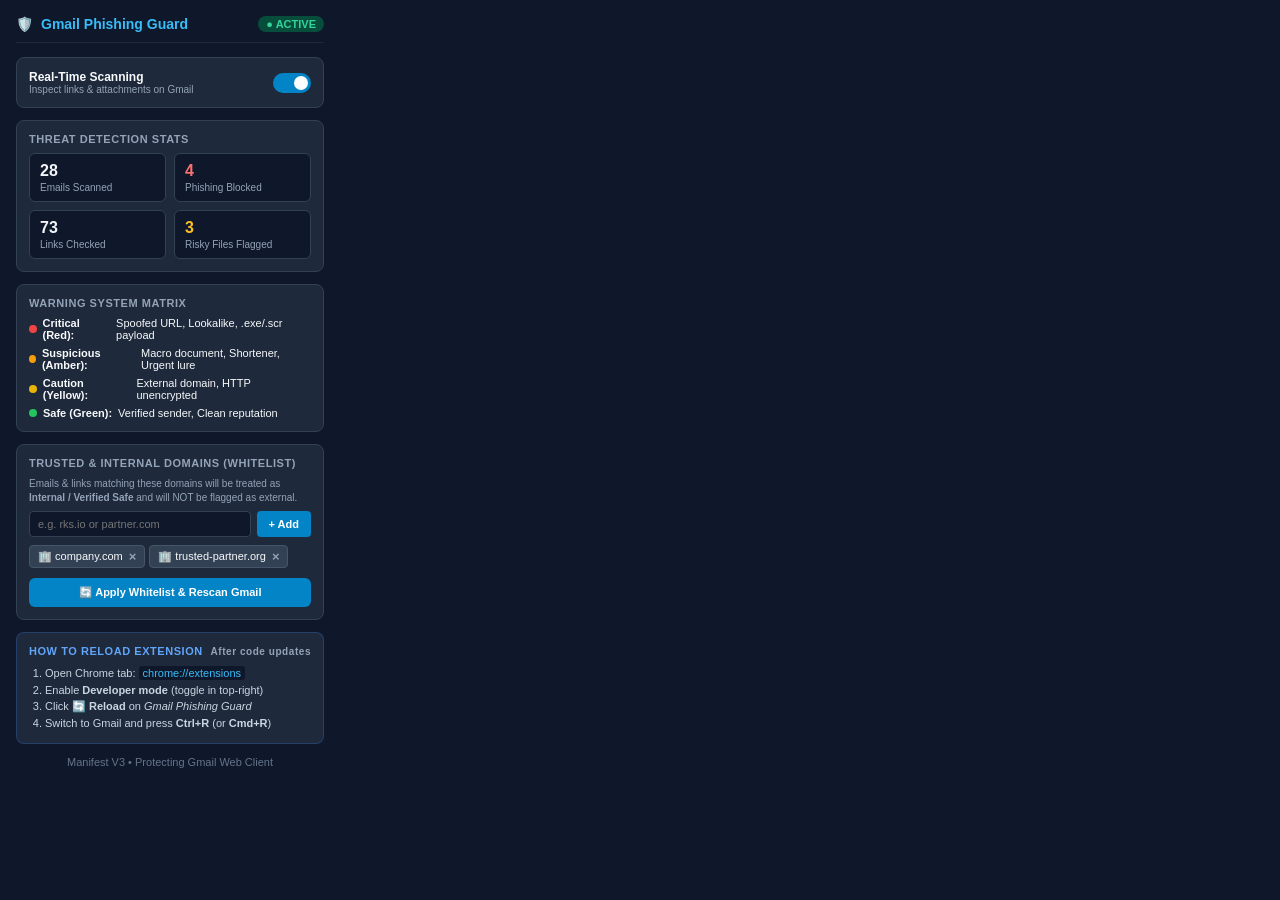
<file: public/extension/popup.html>
<!DOCTYPE html>
<html lang="en">
<head>
  <meta charset="UTF-8">
  <title>Gmail Phishing Guard</title>
  <style>
    * {
      box-sizing: border-box;
      margin: 0;
      padding: 0;
      font-family: -apple-system, BlinkMacSystemFont, "Segoe UI", Roboto, sans-serif;
    }
    body {
      width: 340px;
      padding: 16px;
      background: #0f172a;
      color: #f8fafc;
      font-size: 13px;
    }
    .header {
      display: flex;
      align-items: center;
      justify-content: space-between;
      margin-bottom: 14px;
      padding-bottom: 10px;
      border-bottom: 1px solid #1e293b;
    }
    .brand {
      display: flex;
      align-items: center;
      gap: 8px;
      font-weight: 700;
      font-size: 14px;
      color: #38bdf8;
    }
    .status-badge {
      display: inline-flex;
      align-items: center;
      gap: 5px;
      padding: 2px 8px;
      border-radius: 999px;
      font-size: 11px;
      font-weight: 600;
      background: #064e3b;
      color: #34d399;
    }
    .status-badge.disabled {
      background: #450a0a;
      color: #f87171;
    }
    .card {
      background: #1e293b;
      border-radius: 8px;
      padding: 12px;
      margin-bottom: 12px;
      border: 1px solid #334155;
    }
    .card-title {
      font-size: 11px;
      text-transform: uppercase;
      letter-spacing: 0.05em;
      color: #94a3b8;
      margin-bottom: 8px;
      font-weight: 600;
    }
    .toggle-row {
      display: flex;
      align-items: center;
      justify-content: space-between;
    }
    .switch {
      position: relative;
      display: inline-block;
      width: 38px;
      height: 20px;
    }
    .switch input { opacity: 0; width: 0; height: 0; }
    .slider {
      position: absolute; cursor: pointer; top: 0; left: 0; right: 0; bottom: 0;
      background-color: #475569; transition: .3s; border-radius: 20px;
    }
    .slider:before {
      position: absolute; content: ""; height: 14px; width: 14px; left: 3px; bottom: 3px;
      background-color: white; transition: .3s; border-radius: 50%;
    }
    input:checked + .slider { background-color: #0284c7; }
    input:checked + .slider:before { transform: translateX(18px); }

    .stats-grid {
      display: grid;
      grid-template-columns: 1fr 1fr;
      gap: 8px;
    }
    .stat-item {
      background: #0f172a;
      padding: 8px 10px;
      border-radius: 6px;
      border: 1px solid #334155;
    }
    .stat-num {
      font-size: 16px;
      font-weight: 700;
      color: #f1f5f9;
    }
    .stat-lbl {
      font-size: 10px;
      color: #94a3b8;
      margin-top: 2px;
    }

    .legend-row {
      display: flex;
      flex-direction: column;
      gap: 6px;
      font-size: 11px;
    }
    .legend-item {
      display: flex;
      align-items: center;
      gap: 6px;
    }
    .dot {
      width: 8px;
      height: 8px;
      border-radius: 50%;
    }
    .dot-red { background: #ef4444; }
    .dot-amber { background: #f59e0b; }
    .dot-yellow { background: #eab308; }
    .dot-green { background: #22c55e; }

    .input-group {
      display: flex;
      gap: 6px;
      margin-top: 6px;
    }
    input[type="text"] {
      flex: 1;
      background: #0f172a;
      border: 1px solid #334155;
      color: #f8fafc;
      padding: 6px 8px;
      border-radius: 4px;
      font-size: 11px;
    }
    button {
      background: #0284c7;
      color: white;
      border: none;
      padding: 6px 12px;
      border-radius: 4px;
      font-size: 11px;
      font-weight: 600;
      cursor: pointer;
    }
    button:hover { background: #0369a1; }
    .footer {
      text-align: center;
      font-size: 11px;
      color: #64748b;
      margin-top: 8px;
    }
  </style>
</head>
<body>
  <div class="header">
    <div class="brand">
      🛡️ <span>Gmail Phishing Guard</span>
    </div>
    <div id="statusBadge" class="status-badge">
      ● ACTIVE
    </div>
  </div>

  <div class="card">
    <div class="toggle-row">
      <div>
        <div style="font-weight: 600; font-size: 12px;">Real-Time Scanning</div>
        <div style="font-size: 10px; color: #94a3b8;">Inspect links & attachments on Gmail</div>
      </div>
      <label class="switch">
        <input type="checkbox" id="toggleScanning" checked>
        <span class="slider"></span>
      </label>
    </div>
  </div>

  <div class="card">
    <div class="card-title">Threat Detection Stats</div>
    <div class="stats-grid">
      <div class="stat-item">
        <div class="stat-num" id="emailsScanned">28</div>
        <div class="stat-lbl">Emails Scanned</div>
      </div>
      <div class="stat-item">
        <div class="stat-num" id="threatsBlocked" style="color: #f87171;">4</div>
        <div class="stat-lbl">Phishing Blocked</div>
      </div>
      <div class="stat-item">
        <div class="stat-num" id="linksInspected">73</div>
        <div class="stat-lbl">Links Checked</div>
      </div>
      <div class="stat-item">
        <div class="stat-num" id="attachmentsFlagged" style="color: #fbbf24;">3</div>
        <div class="stat-lbl">Risky Files Flagged</div>
      </div>
    </div>
  </div>

  <div class="card">
    <div class="card-title">Warning System Matrix</div>
    <div class="legend-row">
      <div class="legend-item"><span class="dot dot-red"></span> <strong>Critical (Red):</strong> Spoofed URL, Lookalike, .exe/.scr payload</div>
      <div class="legend-item"><span class="dot dot-amber"></span> <strong>Suspicious (Amber):</strong> Macro document, Shortener, Urgent lure</div>
      <div class="legend-item"><span class="dot dot-yellow"></span> <strong>Caution (Yellow):</strong> External domain, HTTP unencrypted</div>
      <div class="legend-item"><span class="dot dot-green"></span> <strong>Safe (Green):</strong> Verified sender, Clean reputation</div>
    </div>
  </div>

  <div class="card">
    <div class="card-title">Trusted & Internal Domains (Whitelist)</div>
    <div style="font-size: 10px; color: #94a3b8; margin-bottom: 6px; line-height: 1.4;">
      Emails & links matching these domains will be treated as <strong>Internal / Verified Safe</strong> and will NOT be flagged as external.
    </div>
    <div class="input-group">
      <input type="text" id="whitelistInput" placeholder="e.g. rks.io or partner.com">
      <button id="addWhitelistBtn">+ Add</button>
    </div>
    <div id="whitelistTags" style="display: flex; flex-wrap: wrap; gap: 4px; margin-top: 8px;">
      <!-- Populated dynamically -->
    </div>
    <div style="margin-top: 10px; display: flex; align-items: center; justify-content: space-between;">
      <button id="rescanGmailBtn" style="background: #0284c7; width: 100%; padding: 8px; font-weight: 700; border-radius: 6px;">
        🔄 Apply Whitelist & Rescan Gmail
      </button>
    </div>
    <div id="rescanFeedback" style="font-size: 10px; color: #34d399; margin-top: 4px; text-align: center; display: none;">
      ✓ Updated! Rescanning open Gmail tabs...
    </div>
  </div>

  <div class="card" style="background: #1e293b; border-color: #3b82f640;">
    <div class="card-title" style="color: #60a5fa; display: flex; align-items: center; justify-content: space-between;">
      <span>How to Reload Extension</span>
      <span style="font-size: 10px; text-transform: none; color: #94a3b8;">After code updates</span>
    </div>
    <div style="font-size: 11px; color: #cbd5e1; line-height: 1.5;">
      <ol style="margin: 0; padding-left: 16px;">
        <li>Open Chrome tab: <code style="background: #0f172a; padding: 1px 4px; border-radius: 3px; color: #38bdf8;">chrome://extensions</code></li>
        <li>Enable <strong>Developer mode</strong> (toggle in top-right)</li>
        <li>Click <strong>🔄 Reload</strong> on <em>Gmail Phishing Guard</em></li>
        <li>Switch to Gmail and press <strong>Ctrl+R</strong> (or <strong>Cmd+R</strong>)</li>
      </ol>
    </div>
  </div>

  <div class="footer">
    Manifest V3 • Protecting Gmail Web Client
  </div>

  <script src="popup.js"></script>
</body>
</html>
</file>
